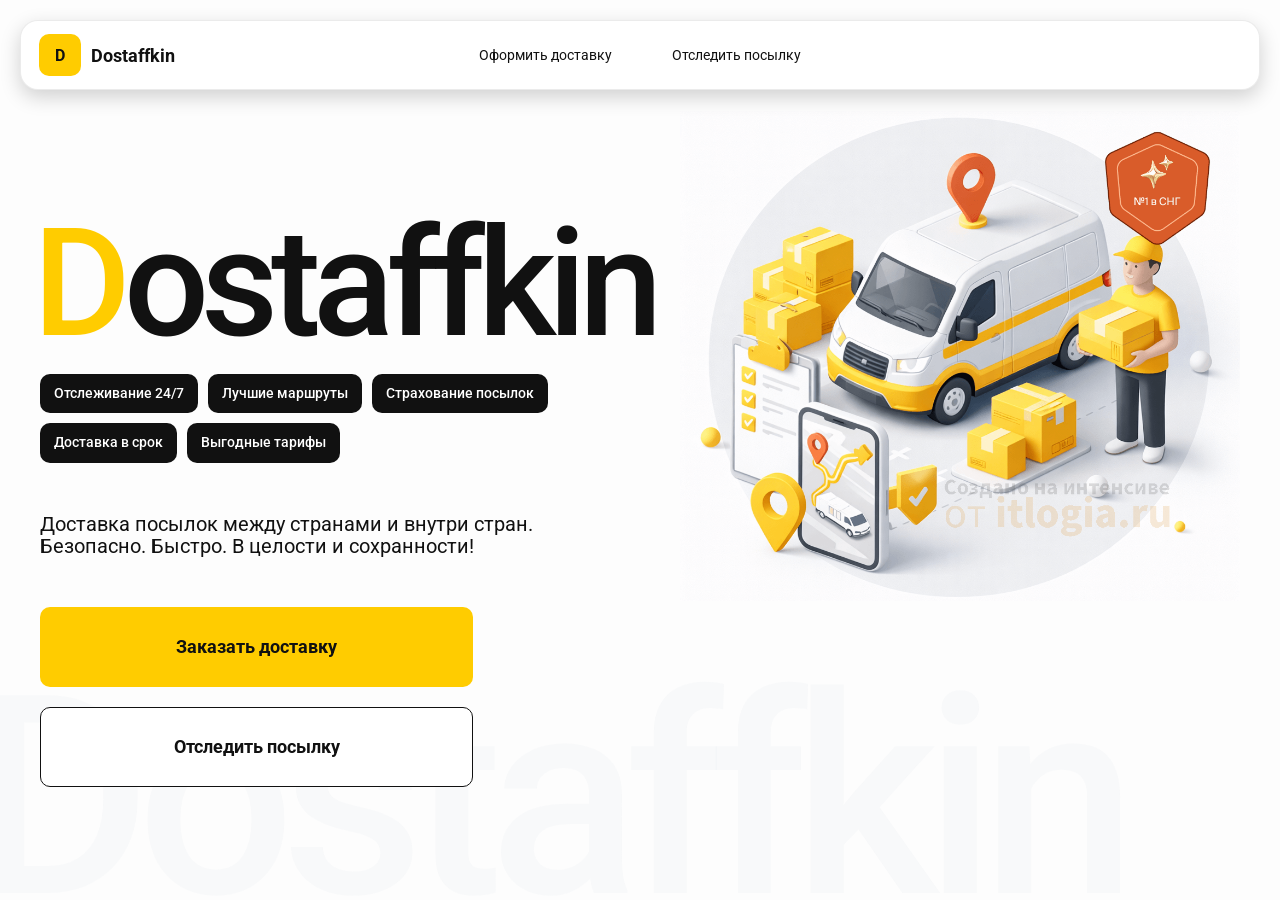
<file: index.html>
<!doctype html>
<html lang="ru">

<head>
    <meta charset="utf-8" />
    <meta name="viewport" content="width=device-width,initial-scale=1,maximum-scale=1,user-scalable=0" />
    <title>Dostaffkin — Доставка посылок между странами и внутри стран. Безопасно. Быстро. В целости и сохранности!
    </title>
    <link href="styles/base.css" rel="stylesheet" />
    <link href="styles/base_adaptive.css" rel="stylesheet" />

    <link href="styles/index.css" rel="stylesheet" />
    <link href="styles/index_adaptive.css" rel="stylesheet" />
</head>

<body>
    <div class="container">
        <header class="header">
            <a class="header-brand" href="#">
                <div class="header-logo">D</div>
                <div class="header-title">Dostaffkin</div>
            </a>
            <nav class="header-menu">
                <a class="header-link" href="./order.html">Оформить <span>доставку</span></a>
                <a class="header-link" href="./track.html">Отследить <span>посылку</span></a>
            </nav>
        </header>
        <main class="main">
            <section class="main-info">
                <div class="main-title">
                    <span>D</span>ostaffkin
                </div>
                <div class="main-features">
                    <div class="main-feature">Отслеживание 24/7</div>
                    <div class="main-feature">Лучшие маршруты</div>
                    <div class="main-feature">Страхование посылок</div>
                    <div class="main-feature">Доставка в срок</div>
                    <div class="main-feature">Выгодные тарифы</div>
                </div>
                <div class="main-description">
                    Доставка посылок между странами и внутри стран.
                    Безопасно. Быстро. В целости и сохранности!
                </div>
                <div class="main-actions">
                    <a class="button" type="button" href="./order.html">Заказать доставку</a>
                    <a class="button button-white" type="button" href="./track.html">Отследить посылку</a>
                </div>
                <div class="main-title-ghost">Dostaffkin</div>
            </section>
            <section class="main-image">
                <img src="images/main-image.png" alt="Main image" />
            </section>

        </main>
    </div>
</body>

</html>
</file>
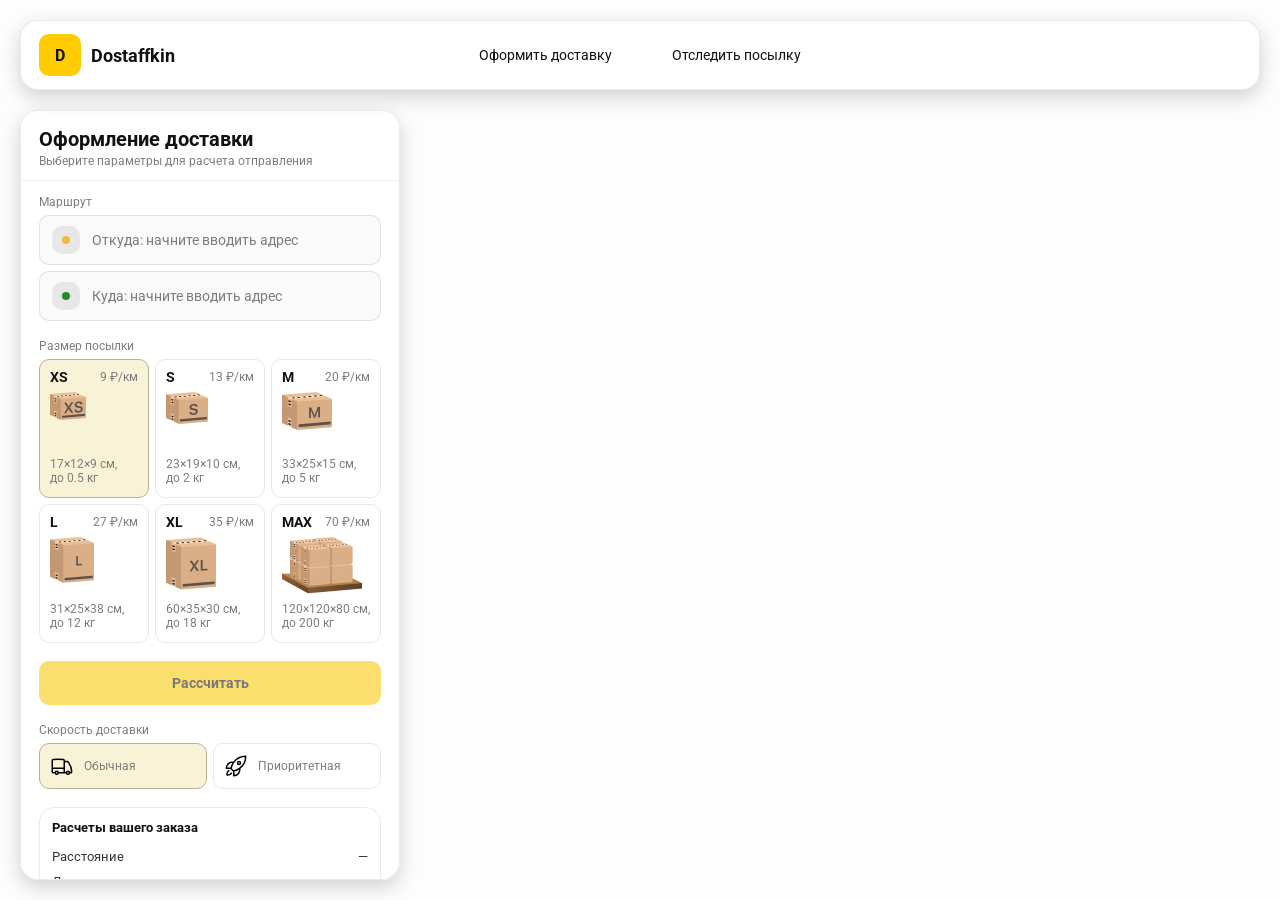
<file: order.html>
<!doctype html>
<html lang="ru">

<head>
    <meta charset="utf-8" />
    <meta name="viewport" content="width=device-width,initial-scale=1,maximum-scale=1,user-scalable=0" />
    <title>Оформление доставки</title>

    <link rel="stylesheet" href="styles/base.css" />
    <link rel="stylesheet" href="styles/base_adaptive.css" />

    <link rel="stylesheet" href="styles/order.css" />
    <link rel="stylesheet" href="styles/order_adaptive.css" />

    <script src="https://testologia.ru/ymc_min.js" data-apikey="8deccc07-36cf-480c-b6cd-f2eb8e5aac6f"
        data-suggest-apikey="87afedb6-f087-4924-81cc-66a1a4b5e986"></script>

</head>

<body>
    <div id="map"></div>
    <header class="header">
        <a class="header-brand" href="./index.html">
            <div class="header-logo">D</div>
            <div class="header-title">Dostaffkin</div>
        </a>
        <nav class="header-menu">
            <a class="header-link" href="#">Оформить <span>доставку</span></a>
            <a class="header-link" href="./track.html">Отследить <span>посылку</span></a>
        </nav>
    </header>

    <aside class="main" id="sidebar">
        <div class="main-header">
            <div class="main-title">Оформление доставки</div>
            <div class="main-text">Выберите параметры для расчета отправления</div>
        </div>
        <div class="main-content">
            <div class="main-route">
                <div class="main-block-title">Маршрут</div>
                <div class="main-fields">
                    <div class="main-field" id="fromField">
                        <div class="main-pin"></div>
                        <input id="from" placeholder="Откуда: начните вводить адрес" autocomplete="off" />
                        <div class="main-ac" id="fromAc" role="listbox" aria-label="Подсказки адресов"></div>
                    </div>

                    <div class="main-field" id="toField">
                        <div class="main-pin"></div>
                        <input id="to" placeholder="Куда: начните вводить адрес" autocomplete="off" />
                        <div class="main-ac" id="toAc" role="listbox" aria-label="Подсказки адресов"></div>
                    </div>
                </div>
            </div>

            <div class="main-package">
                <div class="main-block-title">Размер посылки</div>

                <div class="main-sizes">
                    <div class="main-size-card is-active" data-value="xs">
                        <div class="main-size-top">
                            <div class="main-size-label">XS</div>
                            <div class="main-size-rate">9 ₽/км</div>
                        </div>
                        <div class="main-size-media">
                            <img src="images/sizes/xs.png" alt="Короб XS" />
                        </div>
                        <div class="main-size-description">17×12×9 см,<br>до 0.5 кг</div>
                    </div>

                    <div class="main-size-card" data-value="s">
                        <div class="main-size-top">
                            <div class="main-size-label">S</div>
                            <div class="main-size-rate">13 ₽/км</div>
                        </div>
                        <div class="main-size-media">
                            <img src="images/sizes/s.png" alt="Короб S" />
                        </div>
                        <div class="main-size-description">23×19×10 см,<br>до 2 кг</div>
                    </div>

                    <div class="main-size-card" data-value="m">
                        <div class="main-size-top">
                            <div class="main-size-label">M</div>
                            <div class="main-size-rate">20 ₽/км</div>
                        </div>
                        <div class="main-size-media">
                            <img src="images/sizes/m.png" alt="Короб M" />
                        </div>
                        <div class="main-size-description">33×25×15 см,<br>до 5 кг</div>
                    </div>

                    <div class="main-size-card" data-value="l">
                        <div class="main-size-top">
                            <div class="main-size-label">L</div>
                            <div class="main-size-rate">27 ₽/км</div>
                        </div>
                        <div class="main-size-media">
                            <img src="images/sizes/l.png" alt="Короб L" />
                        </div>
                        <div class="main-size-description">31×25×38 см,<br>до 12 кг</div>
                    </div>

                    <div class="main-size-card" data-value="xl">
                        <div class="main-size-top">
                            <div class="main-size-label">XL</div>
                            <div class="main-size-rate">35 ₽/км</div>
                        </div>
                        <div class="main-size-media">
                            <img src="images/sizes/xl.png" alt="Короб XL" />
                        </div>
                        <div class="main-size-description">60×35×30 см,<br>до 18 кг</div>
                    </div>

                    <div class="main-size-card" data-value="max">
                        <div class="main-size-top">
                            <div class="main-size-label">MAX</div>
                            <div class="main-size-rate">70 ₽/км</div>
                        </div>
                        <div class="main-size-media main-size-media-palleta">
                            <img src="images/sizes/max.png" alt="Паллета" />
                        </div>
                        <div class="main-size-description">120×120×80 см,<br>до 200 кг</div>
                    </div>
                </div>
            </div>
            <div class="main-calculate-block">
                <button id="calc" class="button calculate-button" type="button" disabled>Рассчитать</button>
            </div>

            <div class="main-speed">
                <div class="main-block-title">Скорость доставки</div>

                <div class="main-speeds">
                    <div class="main-speed-card is-active" data-value="regular">
                        <img class="main-speed-media" src="images/icons/regular.svg" alt="Regular" />
                        <div class="main-speed-description">Обычная</div>
                    </div>
                    <div class="main-speed-card" data-value="fast">
                        <img class="main-speed-media" src="images/icons/fast.svg" alt="Fast" />
                        <div class="main-speed-description">Приоритетная</div>
                    </div>

                </div>
            </div>

            <div class="main-result" id="result">
                <div class="main-result-title">Расчеты вашего заказа</div>
                <div class="main-result-lines">
                    <div class="main-result-line"><span>Расстояние</span><span id="distanceValue">—</span></div>
                    <div class="main-result-line"><span>Доставим через</span><span id="durationValue">—</span>
                    </div>
                    <div class="main-result-line"><span>Тариф</span><span id="rateValue">—</span></div>
                </div>
                <div class="main-price">
                    <div class="main-price-label">Итого</div>
                    <div class="main-price-value" id="totalValue">—</div>
                </div>
            </div>

            <div class="main-order-box">
                <div class="main-order-form" id="orderForm">
                    <div class="main-order-title">Оформление доставки</div>
                    <div class="main-block-info-row">
                        <div class="main-block-title">Контакты</div>
                        <div class="order-fields">
                            <div class="main-field">
                                <input id="customerName" placeholder="Ваше имя" autocomplete="off" />
                            </div>
                            <div class="main-field">
                                <input id="customerPhone" placeholder="Ваш телефон" autocomplete="off"
                                    inputmode="tel" />
                            </div>
                        </div>
                    </div>

                    <div class="main-block-info-row extra-info">
                        <div class="main-block-title">Дополнительная информация</div>
                        <div class="main-field textarea">
                            <textarea id="comment" placeholder="Детали доставки и комментарии"></textarea>
                        </div>
                    </div>
                    <button id="submit" class="button main-submit-request" type="button" disabled>Отправить
                        заявку
                    </button>
                </div>

                <div class="main-order-success" id="orderSuccess">
                    <div class="main-success-icon">✓</div>
                    <div class="main-success-title">Заявка отправлена!</div>
                    <div class="main-success-title">Номер отправления – <span id="orderId"></span></div>
                    <div class="main-success-subtitle">Мы скоро свяжемся с вами</div>
                </div>
            </div>


        </div>

    </aside>
    <script src="scripts/order.js"></script>
</body>

</html>
</file>
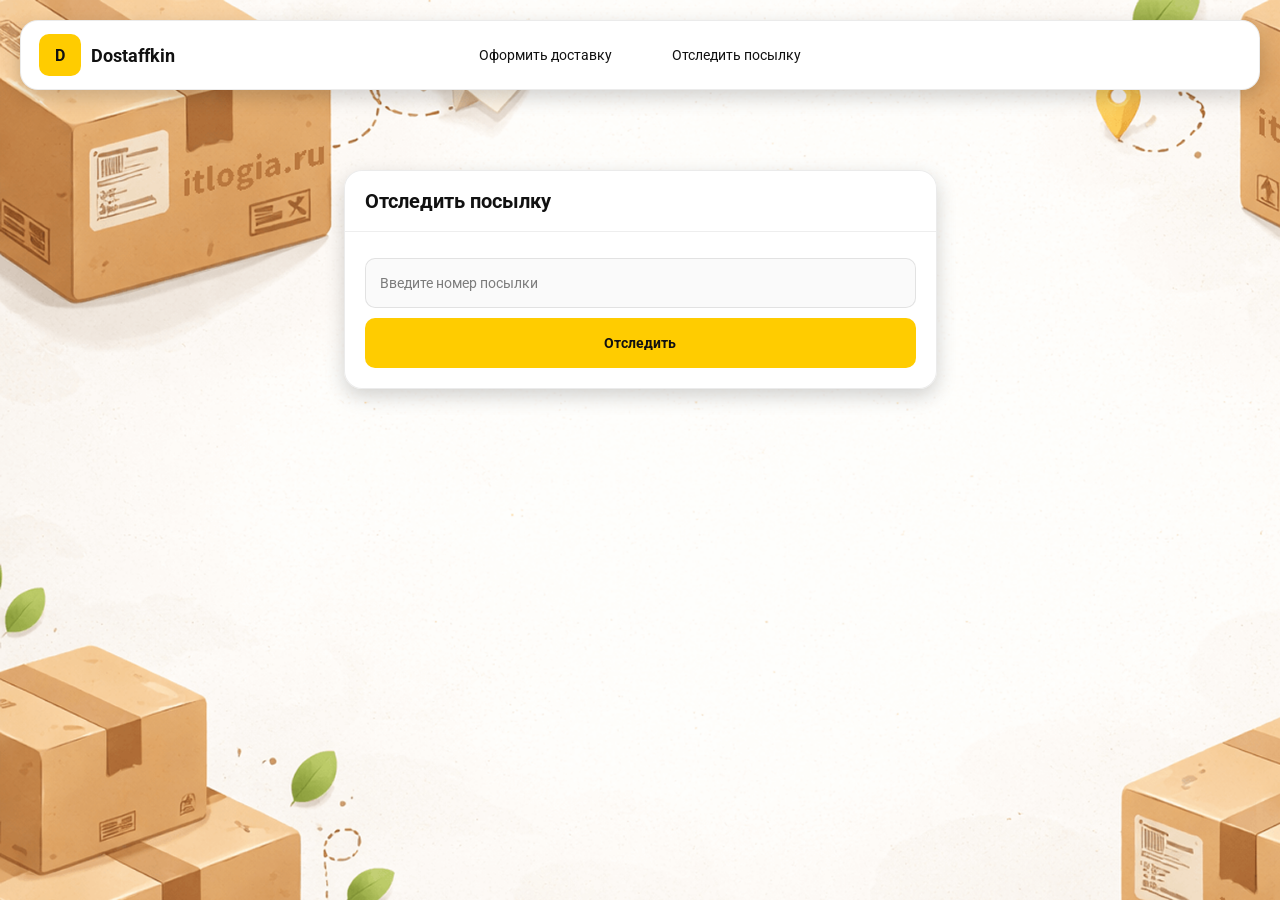
<file: track.html>
<!doctype html>
<html lang="ru">

<head>
    <meta charset="utf-8" />
    <meta name="viewport" content="width=device-width,initial-scale=1,maximum-scale=1,user-scalable=0" />
    <title>Отследить посылку</title>
    <link rel="stylesheet" href="styles/base.css" />
    <link rel="stylesheet" href="styles/base_adaptive.css" />

    <link rel="stylesheet" href="styles/track.css" />
    <link rel="stylesheet" href="styles/track_adaptive.css" />
</head>

<body>
    <div class="container">
        <header class="header">
            <a class="header-brand" href="./index.html">
                <div class="header-logo">D</div>
                <div class="header-title">Dostaffkin</div>
            </a>
            <nav class="header-menu">
                <a class="header-link" href="./order.html">Оформить <span>доставку</span></a>
                <a class="header-link" href="#">Отследить <span>посылку</span></a>
            </nav>
        </header>

        <main class="track-content">
            <section class="track-card track-search">
                <div class="track-title">Отследить посылку</div>
                <div class="track-action">
                    <div class="main-field track-field">
                        <input id="trackNumber" placeholder="Введите номер посылки" autocomplete="off" />
                    </div>
                    <button id="trackButton" class="button track-button" type="button">Отследить</button>
                </div>
            </section>

            <section class="track-card track-result" id="trackResult">
                <div class="track-result-header">
                    <div class="track-id" id="trackIdValue"></div>
                    <div class="track-routes">
                        <div class="track-route">
                            <div class="track-route-pin">
                                <svg xmlns="http://www.w3.org/2000/svg" fill="none" viewBox="0 0 24 24"
                                    stroke-width="1.5" stroke="orange" class="size-6">
                                    <path stroke-linecap="round" stroke-linejoin="round"
                                        d="M15 10.5a3 3 0 1 1-6 0 3 3 0 0 1 6 0Z" />
                                    <path stroke-linecap="round" stroke-linejoin="round"
                                        d="M19.5 10.5c0 7.142-7.5 11.25-7.5 11.25S4.5 17.642 4.5 10.5a7.5 7.5 0 1 1 15 0Z" />
                                </svg>
                            </div>
                            <div class="track-route-address" id="trackFromValue">
                                Откуда: Москва, улица Арбат, 1
                            </div>
                        </div>
                        <div class="track-route track-route-arrow">
                            <svg xmlns="http://www.w3.org/2000/svg" fill="none" viewBox="0 0 24 24" stroke-width="1.5"
                                stroke="currentColor" class="size-6">
                                <path stroke-linecap="round" stroke-linejoin="round"
                                    d="M19.5 13.5 12 21m0 0-7.5-7.5M12 21V3" />
                            </svg>
                        </div>
                        <div class="track-route">
                            <div class="track-route-pin">
                                <svg xmlns="http://www.w3.org/2000/svg" fill="none" viewBox="0 0 24 24"
                                    stroke-width="1.5" stroke="green" class="size-6">
                                    <path stroke-linecap="round" stroke-linejoin="round"
                                        d="M15 10.5a3 3 0 1 1-6 0 3 3 0 0 1 6 0Z" />
                                    <path stroke-linecap="round" stroke-linejoin="round"
                                        d="M19.5 10.5c0 7.142-7.5 11.25-7.5 11.25S4.5 17.642 4.5 10.5a7.5 7.5 0 1 1 15 0Z" />
                                </svg>
                            </div>
                            <div class="track-route-address" id="trackToValue">
                                Куда: Минск, проспект Независимости, 58
                            </div>
                        </div>
                    </div>
                </div>
                <div class="track-info">
                    <div class="track-status-title">Статус данной посылки:</div>
                    <div class="track-status-list" id="trackStatusList">




                    </div>
                </div>
            </section>


        </main>
    </div>
    <script src="scripts/track.js"></script>
</body>

</html>
</file>
<file: styles/base.css>
*, *::before, *::after {
    box-sizing: border-box;
}

@font-face {
    font-family: "Roboto";
    src: url("../fonts/Roboto-Regular.ttf");
    font-weight: normal;
}

@font-face {
    font-family: "Roboto";
    src: url("../fonts/Roboto-Bold.ttf");
    font-weight: bold;
}

@font-face {
    font-family: "Roboto";
    src: url("../fonts/Roboto-Medium.ttf");
    font-weight: 500;
}

html, body {
    margin: 0;
    color: #111111;
    font-family: "Roboto", sans-serif;
}

body {
    background: #FDFDFD;
}

.header {
    border-radius: 18px;
    box-shadow: 0 7px 20px 0 #0000002E;
    backdrop-filter: blur(10px);
    background: #ffffff;
    left: 20px;
    border: 1px solid rgba(0, 0, 0, 0.08);
    position: fixed;
    right: 20px;
    top: 20px;
    padding: 14px 18px;
    height: 70px;
    display: flex;
    align-items: center;
    z-index: 6;
}

.header-brand {
    display: flex;
    align-items: center;
    text-decoration: none;
    gap: 10px;
}

.header-logo {
    width: 42px;
    height: 42px;
    border-radius: 10px;
    background: #FFCC00;
    display: grid;
    place-items: center;
    font-weight: bold;
    color: #111;
}

.header-title {
    font-size: 18px;
    font-weight: bold;
    color: #111111;
    text-decoration: none;
}
.header-menu {
    display: flex;
    align-items: center;
    gap: 60px;
    margin: 0;
    position: absolute;
    left: 50%;
    transform: translateX(-50%);
}

.header-link {
    font-size: 14px;
    color: #111111;
    text-decoration: none;
}
.button {
    border: 0;
    outline: none;
    height: 44px;
    border-radius: 10px;
    font-size: 14px;
    font-weight: bold;
    cursor: pointer;
    font-family: inherit;
    transition: transform .08s ease, opacity .12s ease;
    background: #ffcc00;
    color: #111111;
    text-align: center;
    text-decoration: none;
}

.button:hover {
    background-color: #E5BC19;
}

.button:disabled {
    cursor: not-allowed;
    background-color: #FADE6E;
    color: #787878;
    transform: none;
}

.button.button-white {
    background: #ffffff;
    border: 1px solid #111111;
}

.button.button-white:hover {
    background: rgb(241 241 241);
}

.main-field {
    display: flex;
    align-items: center;
    margin-top: 6px;
    gap: 10px;
    border: 1px solid #1111111A;
    background: #FAFAFA;
    border-radius: 10px;
    padding: 10px 12px;
    position: relative;
    box-sizing: border-box;
    height: 50px;
}

.main-field.textarea {
    height: auto;
}

.main-pin {
    width: 28px;
    height: 28px;
    border-radius: 10px;
    background: rgba(17, 17, 17, 0.08);
    display: grid;
    place-items: center;
    flex: 0 0 auto;
    position: relative;
}

.main-pin::before {
    content: "";
    width: 8px;
    height: 8px;
    border-radius: 999px;
    background: orange;
    opacity: .75;
    display: block;
}

.main-field:last-child .main-pin::before {
    background: green;
    opacity: .85;
}

input, textarea {
    width: 100%;
    border: 0;
    outline: none;
    background: transparent;
    font-size: 14px;
    color: #111111;
    font-family: inherit;
}

textarea {
    resize: vertical;
    min-height: 72px;
    padding: 2px 0;
}

input::placeholder, textarea::placeholder {
    color: #7C7C7C;
}

.main-field:focus-within {
    border-color: rgba(0, 0, 0, 0.20);
    box-shadow: 0 0 0 4px rgba(255, 204, 0, 0.35);
    background: rgba(255, 255, 255, 0.75);
}
</file>
<file: styles/base_adaptive.css>
@media (max-width: 767px) {
    .header {
        left: 10px;
        right: 10px;
        top: 10px;
    }

    .header-link span {
        display: none;
    }

    .header-menu {
        gap: 20px;
        justify-content: flex-start;
        margin: 0 0 0 30px;
        position: static;
        transform: none;
    }
}

@media (max-width: 420px) {
    .header-title {
        display: none;
    }
}

@media (max-width: 374px) {
    .header-menu {
        gap: 10px;
        margin: 0 0 0 10px;
    }
}
</file>
<file: styles/index.css>
.container {
    overflow: hidden;
    min-height: 100vh;
}

.main {
    padding: 111px 40px 40px;
    position: relative;
    display: flex;
}

.main-info {
    max-width: 840px;
    width: 100%;
    position: relative;
}

.main-title {
    margin-top: 98px;
    font-weight: 500;
    font-size: 200px;
    line-height: 1;
    letter-spacing: -0.05em;
    color: #111111;
    left: -15px;
    position: relative;
}

.main-title span {
    color: #ffcc00;
}

.main-features {
    margin-top: 15px;
    display: flex;
    flex-wrap: wrap;
    gap: 10px;
}

.main-feature {
    background: #111111;
    color: #ffffff;
    padding: 12px 14px;
    font-weight: 500;
    font-size: 14px;
    line-height: 1.1;
    border-radius: 10px;
}

.main-description {
    margin-top: 50px;
    max-width: 500px;
    font-size: 20px;
    line-height: 1.1;
    color: #111111;
}

.main-actions {
    margin-top: 50px;
    display: flex;
    flex-direction: column;
    gap: 20px;
}

.main-actions .button {
    height: 80px;
    width: 433px;
    font-size: 18px;
    font-weight: bold;
    place-items: center;
    display: grid;
}

.main-title-ghost {
    position: absolute;
    z-index: -1;
    left: -70px;
    bottom: -150px;
    font-weight: 500;
    font-size: 278px;
    line-height: 1;
    letter-spacing: -0.05em;
    color: #ECEDF04D;
}

.main-image {
    width: 1024px;
    top: 100px;
    z-index: -2;
}

.main-image img {
    width: 100%;
    max-width: 1024px;
    height: auto;
    display: block;
}
</file>
<file: styles/index_adaptive.css>
@media (max-width: 1760px) {
    .main-title {
        font-size: 150px;
        left: -7px;
    }

    .main-info {
        max-width: 640px;
    }
}

@media (max-width: 1200px) {
    .main-info {
        max-width: 540px;
    }

    .main {
        padding: 111px 20px 20px;
    }

    .main-title {
        font-size: 120px;
        left: -4px;
    }

    .main-title-ghost {
        font-size: 220px;
    }
}

@media (max-width: 1024px) {
    .main-title {
        margin-top: 30px;
    }

    .main {
        flex-direction: column-reverse;
    }

    .main-image {
        max-width: 350px;
        position: absolute;
        left: 370px;
        top: 370px;
    }

    .main-info {
        max-width: 100%;
    }

    .main-actions {
        gap: 10px;
    }

    .main-actions .button {
        height: 50px;
        font-size: 14px;
        width: auto;
        max-width: 300px;
    }

    .main-description {
        max-width: 350px;
    }
}
@media (max-width: 570px) {
    .main-title {
        font-size: 88px;
    }

    .main-description {
        max-width: 100%
    }

    .main-actions {
       width: 100%;
    }

    .main-actions .button {
        width: 100%;
        max-width: 100%
    }

    .main-image {
        max-width: 650px;
        position: absolute;
        left: 170px;
        top: 70px;
        opacity: 0.2;
    }
}
@media (max-width: 400px) {
    .main-title {
        font-size: 70px;
    }
}
</file>
<file: styles/order.css>
#map { 
    position: fixed;
    inset: 0;
}

.main {
    border-radius: 18px;
    box-shadow: 0 7px 20px 0 #0000002E;
    backdrop-filter: blur(10px);
    background: rgba(255, 255, 255, 0.96);
    left: 20px;
    border: 1px solid rgba(0, 0, 0, 0.08);
    position: fixed;
    top: 110px;
    bottom: 20px;
    width: 380px;
    display: flex;
    flex-direction: column;
    overflow: hidden;
    z-index: 5;
}

.main-header {
    padding: 18px 18px 12px 18px;
    border-bottom: 1px solid rgba(0, 0, 0, 0.06);
    display: flex;
    flex-direction: column;
}

.main-title {
    font-size: 20px;
    line-height: 100%;
    font-weight: bold;
}

.main-text {
    font-size: 12px;
    margin-top: 5px;
    color: #7C7C7C;
}

.main-content {
    padding: 14px 18px 18px 18px;
    overflow: auto;
    scrollbar-width: none;
    display: flex;
    flex-direction: column;
    gap: 18px;
    flex: 1;
}

.main-block-title {
    font-size: 12px;
    color: #7C7C7C;
}

.main-route .main-block-title,
.main-package .main-block-title {
    margin-bottom: 6px;
}

.main-sizes {
    display: grid;
    gap: 6px;
    grid-template-columns: repeat(3, 1fr);
}

.main-size-card {
    border: 1px solid #E8E8E7;
    background: #FFFFFF;
    border-radius: 10px;
    padding: 10px;
    cursor: pointer;
    user-select: none;
    transition: transform .08s ease, border-color .12s ease, background .12s ease;
    min-height: 139px;
}

.main-size-card:hover {
    transform: translateY(-1px);
}

.main-size-card.is-active {
    background-color: #F8F2D6;
    border-color: #B7B196;
}

.main-size-top {
    display: flex;
    align-items: center;
    justify-content: space-between;
}

.main-size-label {
    font-weight: bold;
    font-size: 14px;
    color: #111111;
    line-height: 100%;
}

.main-size-rate {
    font-size: 12px;
    color: #7C7C7C;
    line-height: 100%;
}

.main-size-media {
    margin-top: 8px;
    height: 57px;
}

.main-size-description {
    margin-top: 8px;
    font-size: 12px;
    color: #7C7C7C;
    line-height: 1.2;
}

.calculate-button {
    width: 100%;
}

.main-result {
    border: 1px solid rgba(0, 0, 0, 0.08);
    background: rgba(255, 255, 255, 0.75);
    border-radius: 16px;
    padding: 12px;
    line-height: 1.25;
}

.main-result-title {
    font-weight: bold;
    font-size: 13px;
    color: #111111;
    margin-bottom: 13px;
}

.main-result-lines {
    gap: 8px;
    display: flex;
    flex-direction: column;
}

.main-result-line {
    font-size: 13px;
    color: rgba(17, 17, 17, 0.85);
    display: flex;
    justify-content: space-between;
}

.main-price {
    margin-top: 18px;
    padding-top: 10px;
    border-top: 1px dashed rgba(0, 0, 0, 0.12);
    display: flex;
    align-items: baseline;
    justify-content: space-between;
}

.main-price-label {
    font-size: 12px;
    color: rgba(17, 17, 17, 0.55);
}

.main-price-value {
    font-size: 20px;
    font-weight: bold;
    color: #111111;
    letter-spacing: -0.3px;
}

.main-order-box {
    background: #ffffff;
    border: 1px solid #E8E8E7;
    border-radius: 10px;
    padding: 12px;
}

.main-order-title {
    margin-bottom: 8px;
    font-weight: bold;
    font-size: 14px;
    color: #111111;
}

.main-block-info {
    display: flex;
    flex-direction: column;
    gap: 6px;
}

.order-fields {
    display: grid;
    grid-template-columns: 1fr 1fr;
    column-gap: 10px;
    margin-top: 6px;
}

.main-block-info-row.extra-info {
    display: block;
    margin-top: 13px;
}

.main-submit-request {
    width: 100%;
    margin-top: 6px;
}

.main-order-success {
    display: none;
    text-align: center;
    padding: 22px 12px;
    gap: 12px;
}

.main-order-success.is-visible {
    display: flex;
    flex-direction: column;
    align-items: center;
}

.main-success-icon {
    width: 56px;
    height: 56px;
    border-radius: 50%;
    background: #16a34a;
    color: #ffffff;
    display: grid;
    place-items: center;
    font-size: 30px;
}

.main-success-title {
    font-size: 14px;
    font-weight: bold;
    color: #111111;
}

.main-success-subtitle {
    font-size: 12px;
    color: rgba(17, 17, 17, 0.55);
    line-height: 1.3;
}

.main-speed .main-block-title {
    margin-bottom: 6px;
}

.main-speeds {
    display: grid;
    gap: 6px;
    grid-template-columns: repeat(2, 1fr);
}

.main-speed-card {
    border: 1px solid #E8E8E7;
    background: #FFFFFF;
    border-radius: 10px;
    padding: 10px;
    cursor: pointer;
    user-select: none;
    transition: transform .08s ease, border-color .12s ease, background .12s ease;
    display: flex;
    align-items: center;
    gap: 10px;
}

.main-speed-card:hover {
    transform: translateY(-1px);
}

.main-speed-card.is-active {
    background-color: #F8F2D6;
    border-color: #B7B196;
}

.main-speed-description {
    font-size: 12px;
    color: #7C7C7C;
    line-height: 1.2;
}
</file>
<file: styles/order_adaptive.css>
@media (max-width: 767px) {
    .main {
        left: 10px;
        right: 10px;
        top: 50%;
        bottom: 12px;
        width: auto;
        max-width: none;
    }
}

@media (max-width: 420px) {
    .main-sizes {
        grid-template-columns: repeat(2, 1fr);
    }
}
</file>
<file: styles/track.css>
.container {
    background: #F4F4F4 url("../images/track-bg.png");
    background-size: cover;
    min-height: 100vh;
    padding: 170px 0 50px 0;
}

.track-content {
    width: 593px;
    margin: 0 auto;
}

.track-card {
    width: 100%;
    border-radius: 18px;
    box-shadow: 0 7px 20px 0 #0000002E;
    backdrop-filter: blur(10px);
    background: rgba(255, 255, 255, 0.96);
    border: 1px solid rgba(0, 0, 0, 0.08);
}

.track-title {
    font-size: 20px;
    line-height: 100%;
    font-weight: bold;
    border-bottom: 1px solid #EEEEEE;
    padding: 20px;
}

.track-action {
    padding: 20px;
}

.track-button {
    width: 100%;
    height: 50px;
}

.track-field {
    margin-bottom: 10px;
}

.track-result {
    margin-top: 5px;
    display: none;
}

.track-result.is-visible {
    display: block;
}

.track-result-header {
    font-weight: bold;
    font-size: 14px;
    color: #111111;
    padding: 20px;
    border-bottom: 1px solid #EEEEEE;
}

.track-id {
    margin-bottom: 12px;
    font-size: 20px;
}

.track-routes {
    display: flex;
    flex-direction: column;
    gap: 10px;
    font-weight: normal;
}

.track-route {
    display: flex;
    align-items: center;
    gap: 10px;
}

.track-route-pin {
    width: 24px;
    height: 24px;
    flex-shrink: 0;
}

.track-route-arrow {
    padding: 15px 0;
    width: 24px;
    height: 24px;
}

.track-info {
    padding: 20px;
}

.track-status {
    display: flex;
    align-items: center;
    font-size: 12px;
    gap: 10px;
}

.track-status-title {
    font-size: 14px;
    color: #111111;
    margin-bottom: 20px;
}

.track-status-list {
    display: flex;
    flex-direction: column;
    gap: 15px;
}

.track-status-icon {
    width: 40px;
    height: 40px;
    border-radius: 50%;
    background: rgba(17, 17, 17, 0.08);
    display: grid;
    place-items: center;
    flex: 0 0 auto;
}

.track-status.created .track-status-icon {
    background-color: #F1CB00;
}

.track-status.in-way .track-status-icon {
    background-color: #F08A11;
}

.track-status.ready .track-status-icon {
    background-color: #A35D0A;
}

.track-status.done .track-status-icon {
    background-color: #37C93B;
}

.track-status-text {
    display: flex;
    align-items: center;
    justify-content: space-between;
    color: #111111;
    font-size: 12px;
    flex: 1;
}

.track-status-date {
    color: rgba(17, 17, 17, 0.55);
}
</file>
<file: styles/track_adaptive.css>
@media (max-width: 767px) {
    .container {
        padding: 130px 0 50px 0;
    }

    .track-content {
        width: 100%;
        padding-left: 10px;
        padding-right: 10px;
    }

    .track-result-header {
        padding: 20px;
    }
}
</file>
